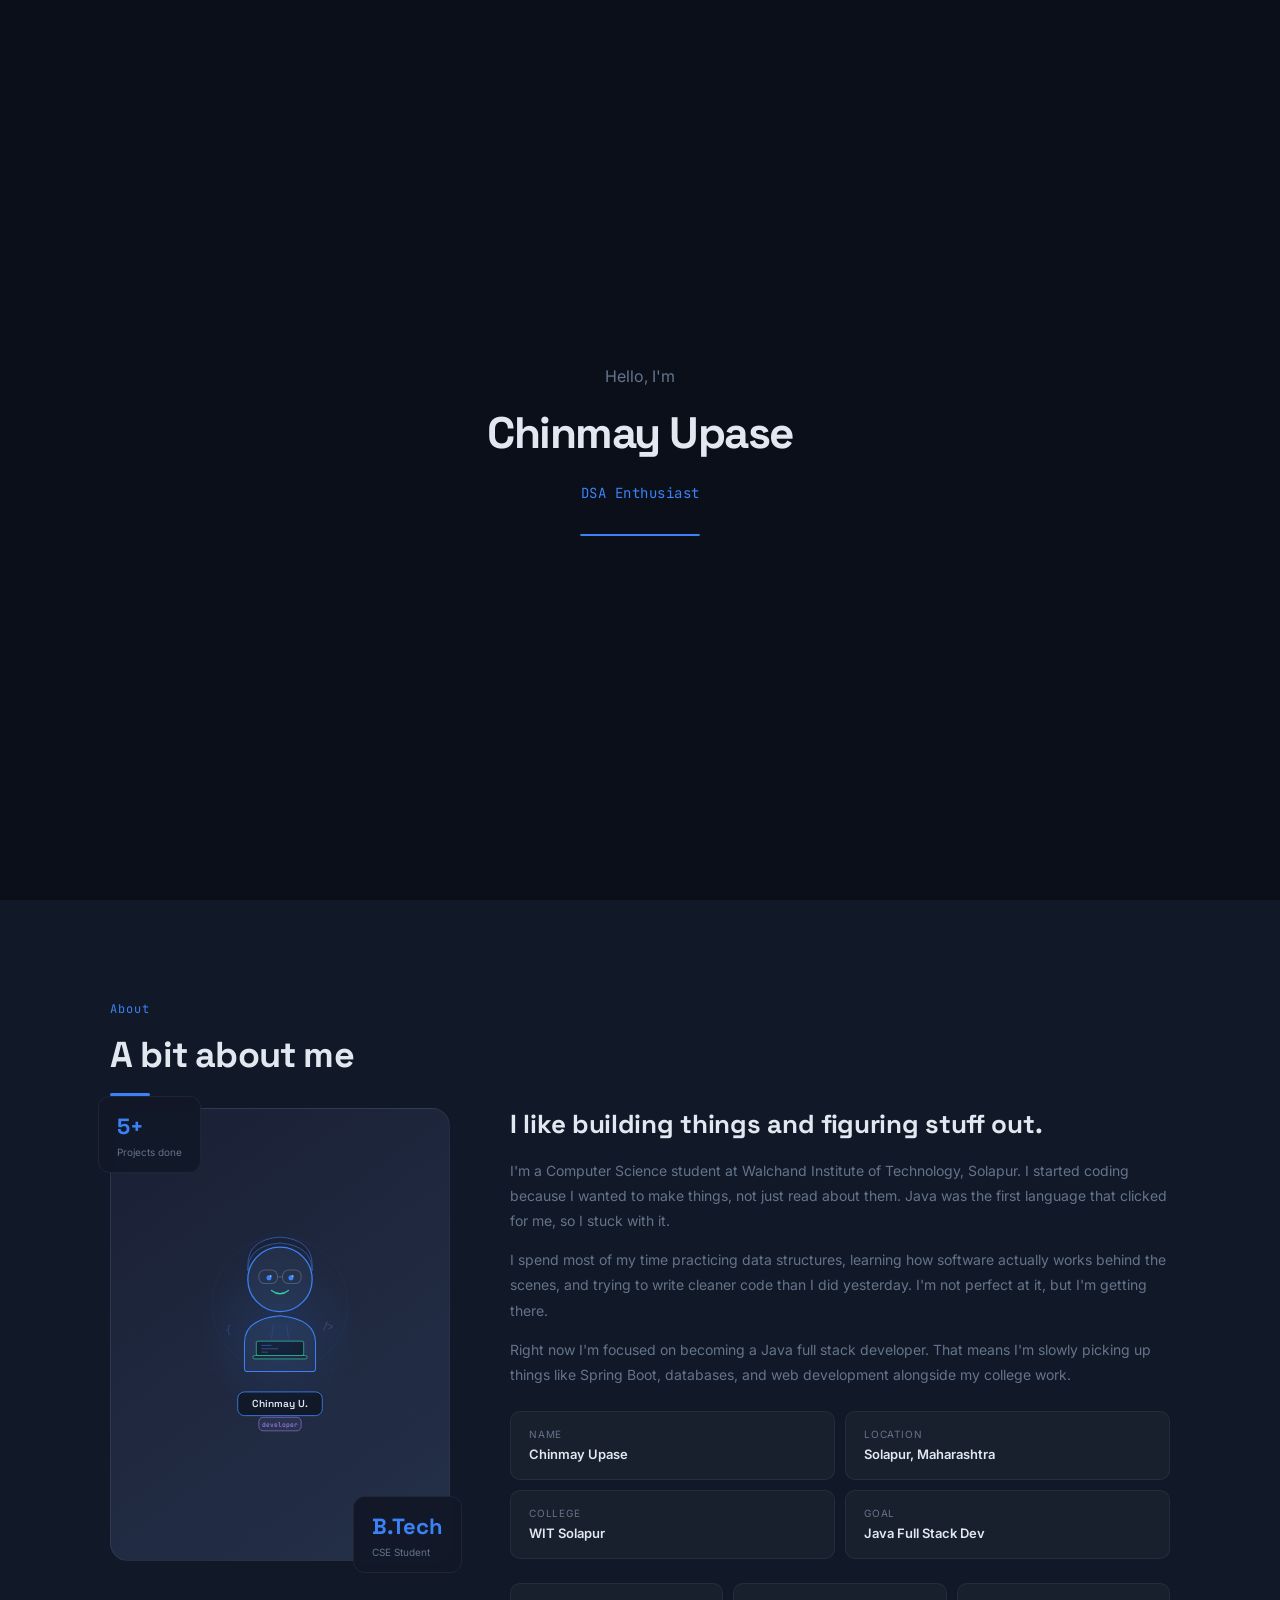
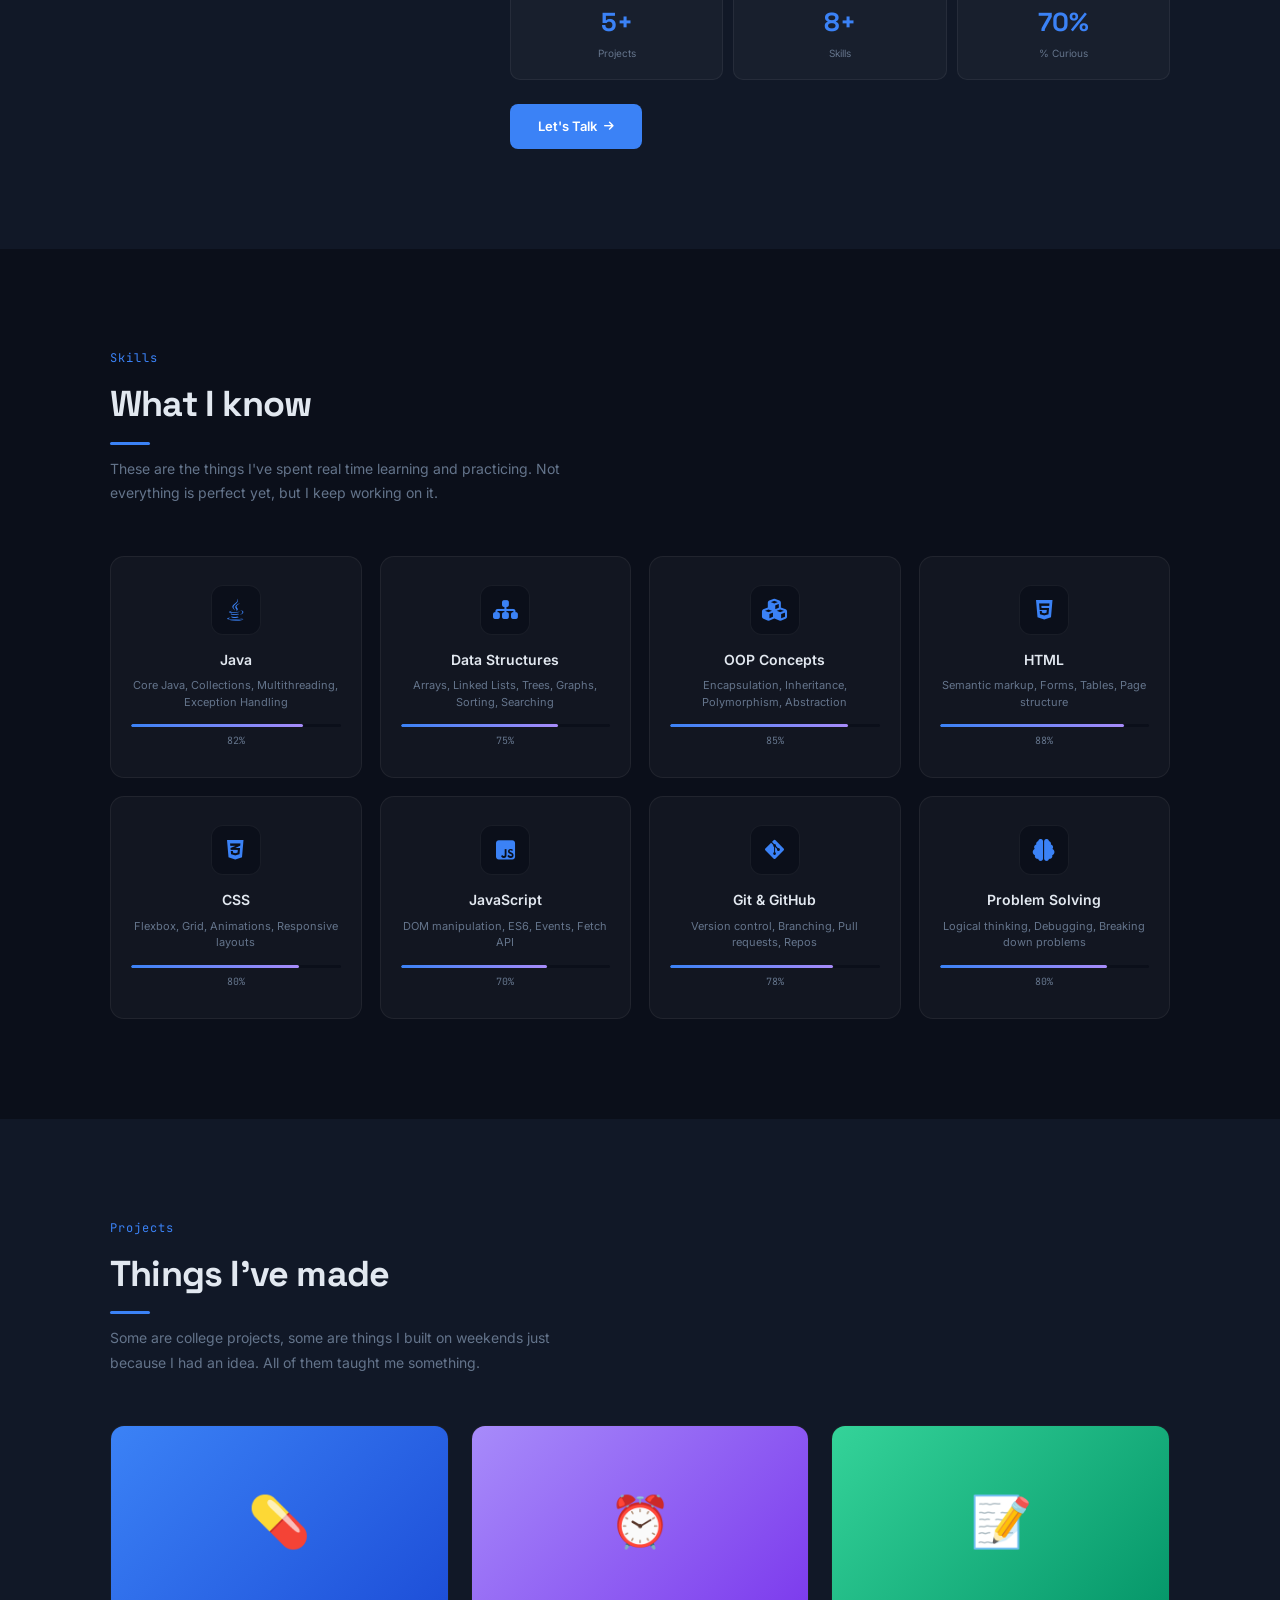
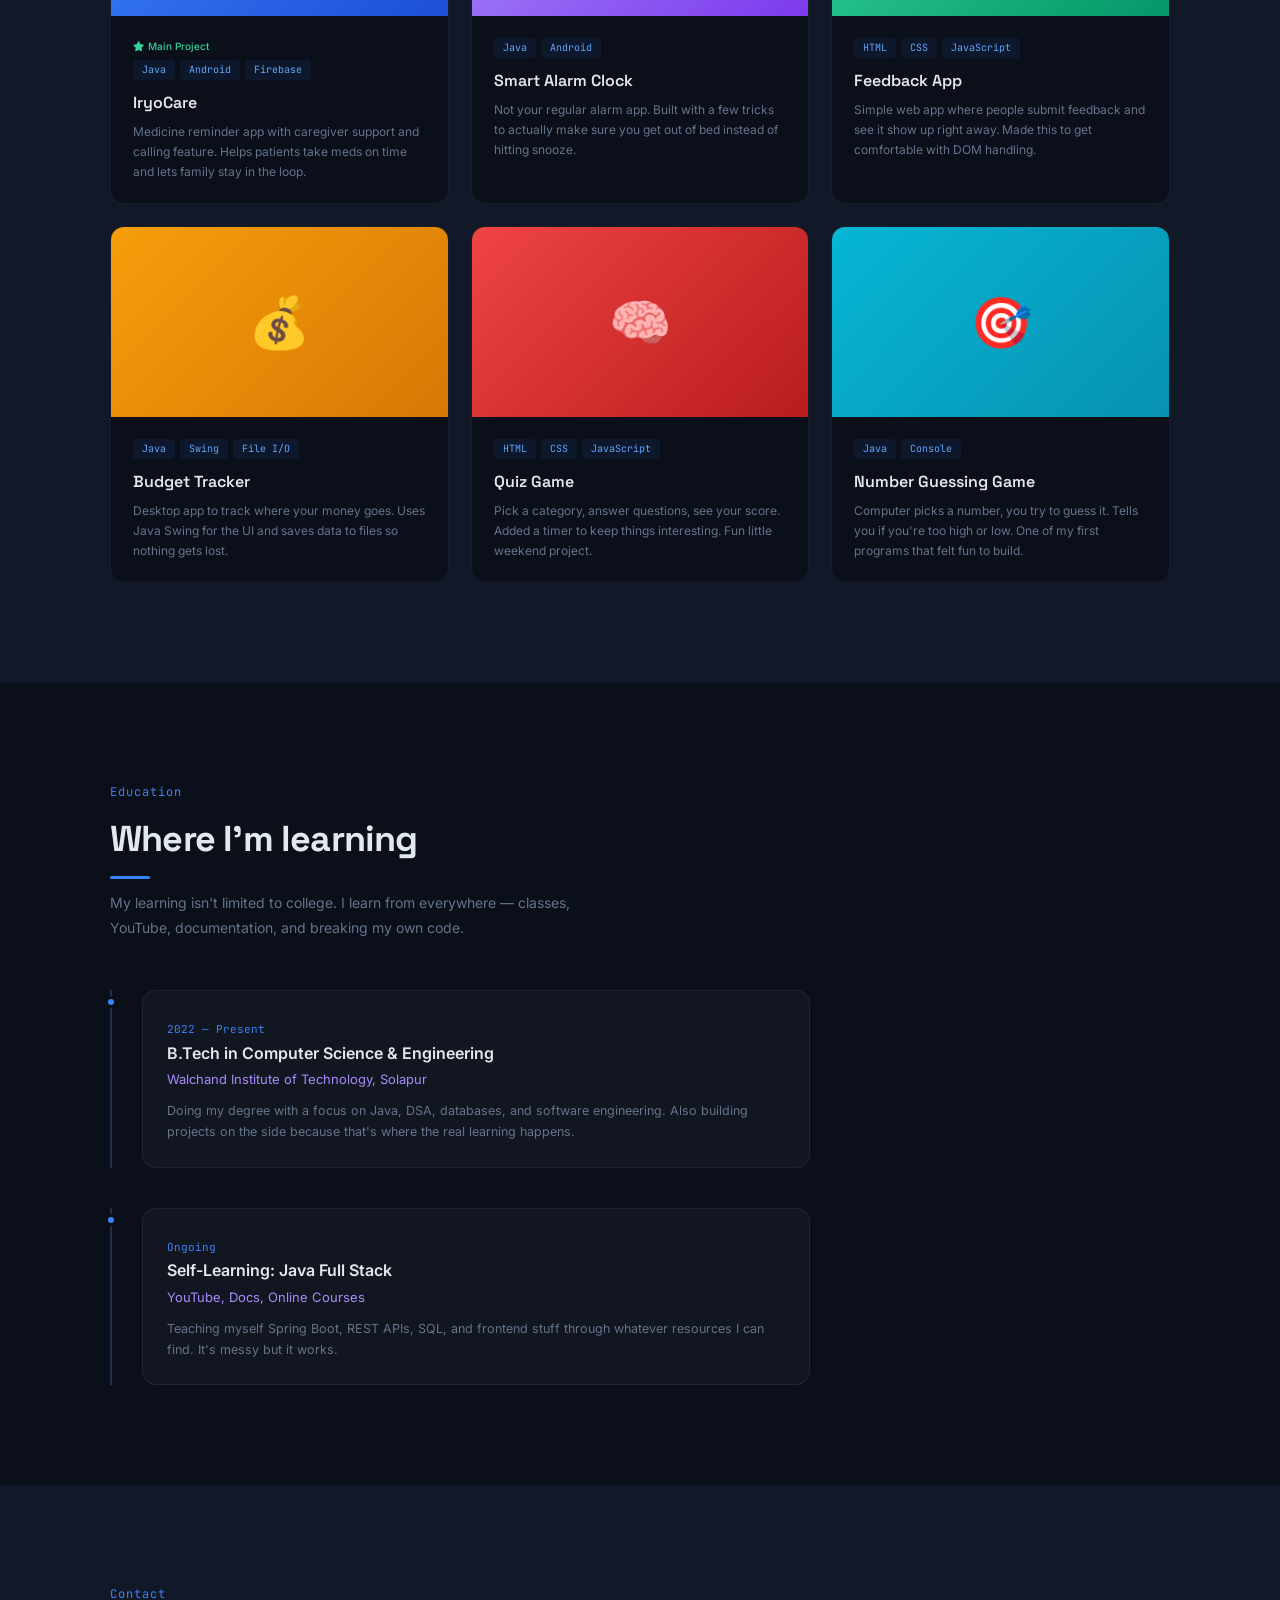
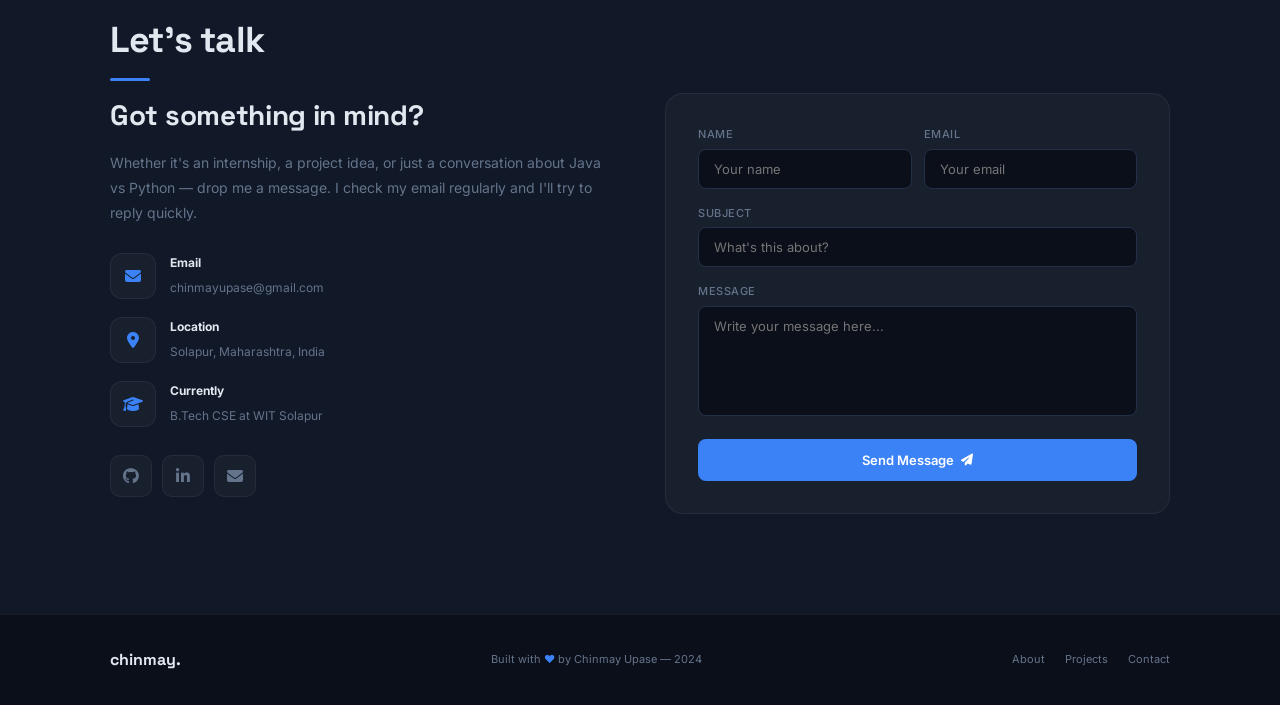
<file: index.html>
<!DOCTYPE html>
<html lang="en">
<head>
    <meta charset="UTF-8">
    <meta name="viewport" content="width=device-width, initial-scale=1.0">
    <title>Chinmay Upase — Developer</title>
    <link href="https://fonts.googleapis.com/css2?family=Inter:wght@300;400;500;600;700;800&family=Space+Grotesk:wght@400;500;600;700&family=JetBrains+Mono:wght@400;500&display=swap" rel="stylesheet">
    <link rel="stylesheet" href="https://cdnjs.cloudflare.com/ajax/libs/font-awesome/6.4.0/css/all.min.css">
    <link rel="stylesheet" href="style.css">
</head>
<body>

    <!-- Loader -->
    <div class="loader" id="loader">
        <div class="loader-content">
            <div class="loader-hello">Hello, I'm</div>
            <div class="loader-my-name">Chinmay Upase</div>
            <div class="loader-roles">
                <span class="loader-role" id="loaderRole">Java Developer</span>
            </div>
            <div class="loader-line"><div class="loader-line-fill"></div></div>
        </div>
    </div>

    <!-- Particles -->
    <canvas id="particles"></canvas>

    <!-- Nav -->
    <nav class="nav" id="nav">
        <a href="#" class="nav-name"><span class="nav-dot"></span> chinmay</a>
        <ul class="nav-menu" id="navMenu">
            <li><a href="#about">About</a></li>
            <li><a href="#skills">Skills</a></li>
            <li><a href="#projects">Projects</a></li>
            <li><a href="#education">Education</a></li>
            <li><a href="#contact" class="hire-btn">Say Hello</a></li>
        </ul>
        <button class="menu-toggle" id="menuToggle"><span></span><span></span><span></span></button>
    </nav>

    <!-- Hero -->
    <section class="hero" id="home">
        <div class="hero-glow hero-glow-1"></div>
        <div class="hero-glow hero-glow-2"></div>
        <div class="hero-inner">
            <div class="hero-tag"><span class="status-dot"></span> Open to opportunities</div>
            <h1 class="hero-name">Chinmay<br><span class="hl">Upase</span></h1>
            <div class="hero-role" id="heroRole">Student Developer</div>
            <p class="hero-desc">I'm a CSE student at WIT Solapur. I write Java, practice DSA, and build small apps when I get an idea. Trying to get better every day and eventually become a Java full stack developer.</p>
            <div class="hero-buttons">
                <a href="#projects" class="btn btn-primary">See My Work <i class="fas fa-arrow-down" style="font-size:11px"></i></a>
                <a href="#contact" class="btn btn-ghost"><i class="fas fa-envelope" style="font-size:12px"></i> Get In Touch</a>
            </div>
            <div class="hero-socials">
                <a href="https://github.com/Chinmay3671" target="_blank" title="GitHub"><i class="fab fa-github"></i></a>
                <a href="https://www.linkedin.com/in/chinmay-upase-861701337" target="_blank" title="LinkedIn"><i class="fab fa-linkedin-in"></i></a>
                <a href="mailto:chinmayupase@gmail.com" title="Email"><i class="fas fa-envelope"></i></a>
            </div>
        </div>
        <div class="hero-3d">
            <div class="hero-3d-box" id="hero3d">
                <div class="orbit"><div class="orbit-dot"></div></div>
                <div class="orbit"><div class="orbit-dot"></div></div>
                <div class="orbit"><div class="orbit-dot"></div></div>
                <div class="hero-core">CU</div>
            </div>
        </div>
        <div class="hero-tech">
            <span>Tech</span>
            <div class="hero-tech-icons">
                <i class="fab fa-java" title="Java"></i>
                <i class="fab fa-html5" title="HTML5"></i>
                <i class="fab fa-css3-alt" title="CSS3"></i>
                <i class="fab fa-js-square" title="JavaScript"></i>
                <i class="fab fa-git-alt" title="Git"></i>
            </div>
        </div>
        <div class="hero-scroll"><span>Scroll</span><div class="scroll-mouse"></div></div>
    </section>

    <!-- About -->
    <section class="alt-bg" id="about">
        <div class="container">
            <span class="section-label fade-in">About</span>
            <h2 class="section-heading fade-in">A bit about me</h2>
            <div class="section-rule fade-in"></div>
            <div class="about-grid">
                <div class="about-photo fade-left">
                    <div class="about-card">
                        <div class="avatar-wrap">
                            <div class="avatar-pattern"></div>
                            <div class="avatar-glow"></div>
                            <svg viewBox="0 0 260 320" xmlns="http://www.w3.org/2000/svg" width="220">
                                <circle cx="130" cy="125" r="80" fill="none" stroke="#3b82f6" stroke-width="1" opacity="0.08"/>
                                <circle cx="130" cy="95" r="38" fill="#243049" stroke="#3b82f6" stroke-width="1.5"/>
                                <path d="M92 85 Q92 55 130 52 Q168 55 168 85 L168 78 Q168 48 130 45 Q92 48 92 78Z" fill="#1a2035" stroke="#3b82f6" stroke-width="1" opacity="0.6"/>
                                <circle cx="117" cy="93" r="3.5" fill="#3b82f6"><animate attributeName="r" values="3.5;3;3.5" dur="4s" repeatCount="indefinite"/></circle>
                                <circle cx="143" cy="93" r="3.5" fill="#3b82f6"><animate attributeName="r" values="3.5;3;3.5" dur="4s" repeatCount="indefinite"/></circle>
                                <circle cx="119" cy="91" r="1.2" fill="#fff" opacity="0.5"/>
                                <circle cx="145" cy="91" r="1.2" fill="#fff" opacity="0.5"/>
                                <rect x="105" y="84" width="22" height="16" rx="7" fill="none" stroke="#94a3b8" stroke-width="1.2" opacity="0.35"/>
                                <rect x="133" y="84" width="22" height="16" rx="7" fill="none" stroke="#94a3b8" stroke-width="1.2" opacity="0.35"/>
                                <line x1="127" y1="92" x2="133" y2="92" stroke="#94a3b8" stroke-width="1.2" opacity="0.35"/>
                                <path d="M120 108 Q130 116 140 108" fill="none" stroke="#34d399" stroke-width="1.5" stroke-linecap="round"/>
                                <path d="M88 170 Q88 142 130 138 Q172 142 172 170 L172 200 Q172 204 168 204 L92 204 Q88 204 88 200Z" fill="#243049" stroke="#3b82f6" stroke-width="1.2"/>
                                <line x1="122" y1="148" x2="120" y2="165" stroke="#3b82f6" stroke-width="0.8" opacity="0.25"/>
                                <line x1="138" y1="148" x2="140" y2="165" stroke="#3b82f6" stroke-width="0.8" opacity="0.25"/>
                                <rect x="98" y="185" width="64" height="4" rx="2" fill="#1a2035" stroke="#34d399" stroke-width="0.8"/>
                                <rect x="102" y="168" width="56" height="17" rx="2" fill="#111827" stroke="#34d399" stroke-width="0.8"/>
                                <line x1="108" y1="173" x2="120" y2="173" stroke="#3b82f6" stroke-width="1.2" opacity="0.5"/>
                                <line x1="108" y1="177" x2="128" y2="177" stroke="#a78bfa" stroke-width="1.2" opacity="0.35"/>
                                <line x1="108" y1="181" x2="116" y2="181" stroke="#34d399" stroke-width="1.2" opacity="0.35"/>
                                <text x="65" y="160" font-family="JetBrains Mono,monospace" font-size="13" fill="#3b82f6" opacity="0.15">{<animate attributeName="opacity" values="0.15;0.3;0.15" dur="5s" repeatCount="indefinite"/></text>
                                <text x="180" y="155" font-family="JetBrains Mono,monospace" font-size="12" fill="#a78bfa" opacity="0.12">/&gt;<animate attributeName="opacity" values="0.12;0.25;0.12" dur="4s" repeatCount="indefinite"/></text>
                                <rect x="80" y="228" width="100" height="28" rx="8" fill="#111827" stroke="#3b82f6" stroke-width="1"/>
                                <text x="130" y="246" text-anchor="middle" font-family="Space Grotesk,sans-serif" font-size="12" font-weight="600" fill="#e2e8f0">Chinmay U.</text>
                                <rect x="105" y="258" width="50" height="16" rx="5" fill="rgba(167,139,250,0.08)" stroke="#a78bfa" stroke-width="0.6"/>
                                <text x="130" y="269" text-anchor="middle" font-family="JetBrains Mono,monospace" font-size="7.5" fill="#a78bfa">developer</text>
                            </svg>
                        </div>
                    </div>
                    <div class="about-tag about-tag-top"><div class="val">5+</div><div class="lbl">Projects done</div></div>
                    <div class="about-tag about-tag-bottom"><div class="val">B.Tech</div><div class="lbl">CSE Student</div></div>
                </div>
                <div class="about-body fade-right">
                    <h3>I like building things and figuring stuff out.</h3>
                    <p>I'm a Computer Science student at Walchand Institute of Technology, Solapur. I started coding because I wanted to make things, not just read about them. Java was the first language that clicked for me, so I stuck with it.</p>
                    <p>I spend most of my time practicing data structures, learning how software actually works behind the scenes, and trying to write cleaner code than I did yesterday. I'm not perfect at it, but I'm getting there.</p>
                    <p>Right now I'm focused on becoming a Java full stack developer. That means I'm slowly picking up things like Spring Boot, databases, and web development alongside my college work.</p>
                    <div class="detail-grid">
                        <div class="detail-box"><div class="dl">Name</div><div class="dv">Chinmay Upase</div></div>
                        <div class="detail-box"><div class="dl">Location</div><div class="dv">Solapur, Maharashtra</div></div>
                        <div class="detail-box"><div class="dl">College</div><div class="dv">WIT Solapur</div></div>
                        <div class="detail-box"><div class="dl">Goal</div><div class="dv">Java Full Stack Dev</div></div>
                    </div>
                    <div class="num-row">
                        <div class="num-box"><div class="n" data-count="5">0</div><div class="l">Projects</div></div>
                        <div class="num-box"><div class="n" data-count="8">0</div><div class="l">Skills</div></div>
                        <div class="num-box"><div class="n special" data-count="100">0</div><div class="l">% Curious</div></div>
                    </div>
                    <a href="#contact" class="btn btn-primary">Let's Talk <i class="fas fa-arrow-right" style="font-size:11px"></i></a>
                </div>
            </div>
        </div>
    </section>

    <!-- Skills -->
    <section id="skills">
        <div class="container">
            <span class="section-label fade-in">Skills</span>
            <h2 class="section-heading fade-in">What I know</h2>
            <div class="section-rule fade-in"></div>
            <p class="section-desc fade-in">These are the things I've spent real time learning and practicing. Not everything is perfect yet, but I keep working on it.</p>
            <div class="skills-grid">
                <div class="s-card fade-in"><div class="s-icon"><i class="fab fa-java"></i></div><h4>Java</h4><p>Core Java, Collections, Multithreading, Exception Handling</p><div class="s-bar"><div class="s-bar-fill" data-width="82"></div></div><div class="s-pct">82%</div></div>
                <div class="s-card fade-in"><div class="s-icon"><i class="fas fa-sitemap"></i></div><h4>Data Structures</h4><p>Arrays, Linked Lists, Trees, Graphs, Sorting, Searching</p><div class="s-bar"><div class="s-bar-fill" data-width="75"></div></div><div class="s-pct">75%</div></div>
                <div class="s-card fade-in"><div class="s-icon"><i class="fas fa-cubes"></i></div><h4>OOP Concepts</h4><p>Encapsulation, Inheritance, Polymorphism, Abstraction</p><div class="s-bar"><div class="s-bar-fill" data-width="85"></div></div><div class="s-pct">85%</div></div>
                <div class="s-card fade-in"><div class="s-icon"><i class="fab fa-html5"></i></div><h4>HTML</h4><p>Semantic markup, Forms, Tables, Page structure</p><div class="s-bar"><div class="s-bar-fill" data-width="88"></div></div><div class="s-pct">88%</div></div>
                <div class="s-card fade-in"><div class="s-icon"><i class="fab fa-css3-alt"></i></div><h4>CSS</h4><p>Flexbox, Grid, Animations, Responsive layouts</p><div class="s-bar"><div class="s-bar-fill" data-width="80"></div></div><div class="s-pct">80%</div></div>
                <div class="s-card fade-in"><div class="s-icon"><i class="fab fa-js-square"></i></div><h4>JavaScript</h4><p>DOM manipulation, ES6, Events, Fetch API</p><div class="s-bar"><div class="s-bar-fill" data-width="70"></div></div><div class="s-pct">70%</div></div>
                <div class="s-card fade-in"><div class="s-icon"><i class="fab fa-git-alt"></i></div><h4>Git & GitHub</h4><p>Version control, Branching, Pull requests, Repos</p><div class="s-bar"><div class="s-bar-fill" data-width="78"></div></div><div class="s-pct">78%</div></div>
                <div class="s-card fade-in"><div class="s-icon"><i class="fas fa-brain"></i></div><h4>Problem Solving</h4><p>Logical thinking, Debugging, Breaking down problems</p><div class="s-bar"><div class="s-bar-fill" data-width="80"></div></div><div class="s-pct">80%</div></div>
            </div>
        </div>
    </section>

    <!-- Projects -->
    <section class="alt-bg" id="projects">
        <div class="container">
            <span class="section-label fade-in">Projects</span>
            <h2 class="section-heading fade-in">Things I've made</h2>
            <div class="section-rule fade-in"></div>
            <p class="section-desc fade-in">Some are college projects, some are things I built on weekends just because I had an idea. All of them taught me something.</p>
            <div class="projects-grid">
                <div class="p-card fade-in"><div class="p-thumb"><div class="p-thumb-bg" style="background:linear-gradient(135deg,#3b82f6,#1d4ed8)">💊</div><div class="p-overlay"><a href="https://github.com/Chinmay3671" target="_blank" class="p-link"><i class="fab fa-github"></i></a></div></div><div class="p-body"><div class="p-featured"><i class="fas fa-star"></i> Main Project</div><div class="p-tags"><span class="p-tag">Java</span><span class="p-tag">Android</span><span class="p-tag">Firebase</span></div><h3>IryoCare</h3><p>Medicine reminder app with caregiver support and calling feature. Helps patients take meds on time and lets family stay in the loop.</p></div></div>
                <div class="p-card fade-in"><div class="p-thumb"><div class="p-thumb-bg" style="background:linear-gradient(135deg,#a78bfa,#7c3aed)">⏰</div><div class="p-overlay"><a href="https://github.com/Chinmay3671" target="_blank" class="p-link"><i class="fab fa-github"></i></a></div></div><div class="p-body"><div class="p-tags"><span class="p-tag">Java</span><span class="p-tag">Android</span></div><h3>Smart Alarm Clock</h3><p>Not your regular alarm app. Built with a few tricks to actually make sure you get out of bed instead of hitting snooze.</p></div></div>
                <div class="p-card fade-in"><div class="p-thumb"><div class="p-thumb-bg" style="background:linear-gradient(135deg,#34d399,#059669)">📝</div><div class="p-overlay"><a href="https://github.com/Chinmay3671" target="_blank" class="p-link"><i class="fab fa-github"></i></a></div></div><div class="p-body"><div class="p-tags"><span class="p-tag">HTML</span><span class="p-tag">CSS</span><span class="p-tag">JavaScript</span></div><h3>Feedback App</h3><p>Simple web app where people submit feedback and see it show up right away. Made this to get comfortable with DOM handling.</p></div></div>
                <div class="p-card fade-in"><div class="p-thumb"><div class="p-thumb-bg" style="background:linear-gradient(135deg,#f59e0b,#d97706)">💰</div><div class="p-overlay"><a href="https://github.com/Chinmay3671" target="_blank" class="p-link"><i class="fab fa-github"></i></a></div></div><div class="p-body"><div class="p-tags"><span class="p-tag">Java</span><span class="p-tag">Swing</span><span class="p-tag">File I/O</span></div><h3>Budget Tracker</h3><p>Desktop app to track where your money goes. Uses Java Swing for the UI and saves data to files so nothing gets lost.</p></div></div>
                <div class="p-card fade-in"><div class="p-thumb"><div class="p-thumb-bg" style="background:linear-gradient(135deg,#ef4444,#b91c1c)">🧠</div><div class="p-overlay"><a href="https://github.com/Chinmay3671" target="_blank" class="p-link"><i class="fab fa-github"></i></a></div></div><div class="p-body"><div class="p-tags"><span class="p-tag">HTML</span><span class="p-tag">CSS</span><span class="p-tag">JavaScript</span></div><h3>Quiz Game</h3><p>Pick a category, answer questions, see your score. Added a timer to keep things interesting. Fun little weekend project.</p></div></div>
                <div class="p-card fade-in"><div class="p-thumb"><div class="p-thumb-bg" style="background:linear-gradient(135deg,#06b6d4,#0891b2)">🎯</div><div class="p-overlay"><a href="https://github.com/Chinmay3671" target="_blank" class="p-link"><i class="fab fa-github"></i></a></div></div><div class="p-body"><div class="p-tags"><span class="p-tag">Java</span><span class="p-tag">Console</span></div><h3>Number Guessing Game</h3><p>Computer picks a number, you try to guess it. Tells you if you're too high or low. One of my first programs that felt fun to build.</p></div></div>
            </div>
        </div>
    </section>

    <!-- Education -->
    <section id="education">
        <div class="container">
            <span class="section-label fade-in">Education</span>
            <h2 class="section-heading fade-in">Where I'm learning</h2>
            <div class="section-rule fade-in"></div>
            <p class="section-desc fade-in">My learning isn't limited to college. I learn from everywhere — classes, YouTube, documentation, and breaking my own code.</p>
            <div class="edu-list">
                <div class="edu-item fade-in"><div class="edu-box"><span class="edu-year">2022 — Present</span><h4>B.Tech in Computer Science & Engineering</h4><h5>Walchand Institute of Technology, Solapur</h5><p>Doing my degree with a focus on Java, DSA, databases, and software engineering. Also building projects on the side because that's where the real learning happens.</p></div></div>
                <div class="edu-item fade-in"><div class="edu-box"><span class="edu-year">Ongoing</span><h4>Self-Learning: Java Full Stack</h4><h5>YouTube, Docs, Online Courses</h5><p>Teaching myself Spring Boot, REST APIs, SQL, and frontend stuff through whatever resources I can find. It's messy but it works.</p></div></div>
            </div>
        </div>
    </section>

    <!-- Contact -->
    <section class="alt-bg" id="contact">
        <div class="container">
            <span class="section-label fade-in">Contact</span>
            <h2 class="section-heading fade-in">Let's talk</h2>
            <div class="section-rule fade-in"></div>
            <div class="contact-grid">
                <div class="contact-text fade-left">
                    <h3>Got something in mind?</h3>
                    <p>Whether it's an internship, a project idea, or just a conversation about Java vs Python — drop me a message. I check my email regularly and I'll try to reply quickly.</p>
                    <div class="c-list">
                        <div class="c-item"><div class="c-icon"><i class="fas fa-envelope"></i></div><div><h4>Email</h4><a href="mailto:chinmayupase@gmail.com">chinmayupase@gmail.com</a></div></div>
                        <div class="c-item"><div class="c-icon"><i class="fas fa-map-marker-alt"></i></div><div><h4>Location</h4><span>Solapur, Maharashtra, India</span></div></div>
                        <div class="c-item"><div class="c-icon"><i class="fas fa-graduation-cap"></i></div><div><h4>Currently</h4><span>B.Tech CSE at WIT Solapur</span></div></div>
                    </div>
                    <div class="c-socials">
                        <a href="https://github.com/Chinmay3671" target="_blank" class="c-social" title="GitHub"><i class="fab fa-github"></i></a>
                        <a href="https://www.linkedin.com/in/chinmay-upase-861701337" target="_blank" class="c-social" title="LinkedIn"><i class="fab fa-linkedin-in"></i></a>
                        <a href="mailto:chinmayupase@gmail.com" class="c-social" title="Email"><i class="fas fa-envelope"></i></a>
                    </div>
                </div>
                <div class="c-form fade-right">
                    <form id="contactForm">
                        <div class="f-row">
                            <div class="f-group"><label>Name</label><input type="text" placeholder="Your name" required></div>
                            <div class="f-group"><label>Email</label><input type="email" placeholder="Your email" required></div>
                        </div>
                        <div class="f-group"><label>Subject</label><input type="text" placeholder="What's this about?"></div>
                        <div class="f-group"><label>Message</label><textarea placeholder="Write your message here..."></textarea></div>
                        <button type="submit" class="f-btn" id="submitBtn">Send Message <i class="fas fa-paper-plane" style="font-size:12px"></i></button>
                    </form>
                </div>
            </div>
        </div>
    </section>

    <!-- Footer -->
    <footer>
        <div class="footer-row">
            <div class="footer-name">chinmay.</div>
            <div class="footer-copy">Built with <span class="heart">♥</span> by Chinmay Upase — 2024</div>
            <div class="footer-links"><a href="#about">About</a><a href="#projects">Projects</a><a href="#contact">Contact</a></div>
        </div>
    </footer>

    <script src="script.js"></script>
</body>
</html>
</file>
<file: style.css>
*, *::before, *::after { margin: 0; padding: 0; box-sizing: border-box; }

:root {
    --primary: #3b82f6;
    --primary-light: #60a5fa;
    --primary-dark: #2563eb;
    --secondary: #a78bfa;
    --accent: #34d399;
    --dark: #0b0f1a;
    --dark-2: #111827;
    --dark-3: #1a2035;
    --dark-4: #243049;
    --text: #94a3b8;
    --text-light: #64748b;
    --text-bright: #e2e8f0;
    --border: rgba(255,255,255,0.06);
    --card: rgba(255,255,255,0.03);
    --glow-primary: rgba(59,130,246,0.12);
}

html { scroll-behavior: smooth; scrollbar-width: thin; scrollbar-color: var(--dark-4) var(--dark); }
html::-webkit-scrollbar { width: 5px; }
html::-webkit-scrollbar-track { background: var(--dark); }
html::-webkit-scrollbar-thumb { background: var(--dark-4); border-radius: 10px; }

body {
    font-family: 'Inter', sans-serif;
    background: var(--dark);
    color: var(--text);
    overflow-x: hidden;
    line-height: 1.6;
}

::selection { background: var(--primary); color: white; }
a { text-decoration: none; color: inherit; }

/* ===== LOADER ===== */
.loader {
    position: fixed;
    inset: 0;
    background: var(--dark);
    z-index: 9999;
    display: flex;
    align-items: center;
    justify-content: center;
    transition: opacity 0.6s ease, visibility 0.6s ease;
}
.loader.hidden {
    opacity: 0;
    visibility: hidden;
    pointer-events: none;
}
.loader-content {
    text-align: center;
}
.loader-hello {
    font-family: 'Inter', sans-serif;
    font-size: 16px;
    color: var(--text-light);
    font-weight: 400;
    margin-bottom: 8px;
    opacity: 0;
    transform: translateY(15px);
    animation: loaderFadeIn 0.5s ease 0.2s forwards;
}
.loader-my-name {
    font-family: 'Space Grotesk', sans-serif;
    font-size: 44px;
    font-weight: 700;
    color: var(--text-bright);
    letter-spacing: -1.5px;
    margin-bottom: 12px;
    opacity: 0;
    transform: translateY(15px);
    animation: loaderFadeIn 0.5s ease 0.5s forwards;
}
.loader-roles {
    min-height: 24px;
    margin-bottom: 28px;
    opacity: 0;
    transform: translateY(10px);
    animation: loaderFadeIn 0.5s ease 0.8s forwards;
}
.loader-role {
    font-family: 'JetBrains Mono', monospace;
    font-size: 14px;
    color: var(--primary);
    letter-spacing: 0.5px;
    display: inline-block;
    transition: opacity 0.2s ease, transform 0.2s ease;
}
.loader-line {
    width: 120px;
    height: 2px;
    background: var(--dark-4);
    border-radius: 2px;
    margin: 0 auto;
    overflow: hidden;
    opacity: 0;
    animation: loaderFadeIn 0.4s ease 1s forwards;
}
.loader-line-fill {
    width: 0%;
    height: 100%;
    background: var(--primary);
    border-radius: 2px;
    animation: loaderBar 2s ease 1.1s forwards;
}
@keyframes loaderFadeIn {
    to { opacity: 1; transform: translateY(0); }
}
@keyframes loaderBar {
    to { width: 100%; }
}

/* ===== PARTICLES ===== */
#particles {
    position: fixed;
    inset: 0;
    z-index: 0;
    pointer-events: none;
}

/* ===== NAV ===== */
.nav {
    position: fixed;
    top: 0; left: 0; width: 100%;
    padding: 16px 40px;
    display: flex;
    justify-content: space-between;
    align-items: center;
    z-index: 100;
    transition: all 0.35s ease;
}
.nav.scrolled {
    background: rgba(11, 15, 26, 0.92);
    backdrop-filter: blur(20px);
    border-bottom: 1px solid var(--border);
    padding: 12px 40px;
}
.nav-name {
    font-family: 'Space Grotesk', sans-serif;
    font-size: 20px;
    font-weight: 700;
    color: var(--text-bright);
    letter-spacing: -0.3px;
    display: flex;
    align-items: center;
    gap: 6px;
}
.nav-dot {
    width: 8px; height: 8px;
    background: var(--primary);
    border-radius: 50%;
    animation: dotPulse 2s ease-in-out infinite;
}
@keyframes dotPulse {
    0%,100% { transform: scale(1); opacity: 1; }
    50% { transform: scale(1.3); opacity: 0.6; }
}
.nav-menu {
    display: flex;
    list-style: none;
    gap: 28px;
    align-items: center;
}
.nav-menu a {
    font-size: 13px;
    font-weight: 500;
    color: var(--text-light);
    transition: color 0.25s ease;
    letter-spacing: 0.3px;
    position: relative;
}
.nav-menu a::after {
    content: '';
    position: absolute;
    bottom: -3px; left: 0;
    width: 0; height: 2px;
    background: var(--primary);
    transition: width 0.3s ease;
    border-radius: 2px;
}
.nav-menu a:hover::after { width: 100%; }
.nav-menu a:hover { color: var(--text-bright); }
.nav-menu .hire-btn {
    padding: 8px 22px;
    background: var(--primary);
    color: white;
    border-radius: 8px;
    font-weight: 600;
    font-size: 12px;
    transition: all 0.3s ease;
}
.nav-menu .hire-btn::after { display: none; }
.nav-menu .hire-btn:hover {
    transform: translateY(-2px);
    box-shadow: 0 8px 24px rgba(59,130,246,0.3);
}
.menu-toggle {
    display: none;
    background: none;
    border: none;
    cursor: pointer;
    padding: 4px;
    z-index: 101;
}
.menu-toggle span {
    display: block;
    width: 24px; height: 2px;
    background: var(--text-bright);
    margin: 5px 0;
    transition: all 0.3s ease;
    border-radius: 2px;
}
.menu-toggle.open span:nth-child(1) { transform: rotate(45deg) translate(4px,5px); }
.menu-toggle.open span:nth-child(2) { opacity: 0; }
.menu-toggle.open span:nth-child(3) { transform: rotate(-45deg) translate(4px,-5px); }

/* ===== HERO ===== */
.hero {
    min-height: 100vh;
    display: flex;
    align-items: center;
    padding: 120px 40px 80px;
    position: relative;
    overflow: hidden;
}
.hero-glow {
    position: absolute;
    border-radius: 50%;
    filter: blur(90px);
    pointer-events: none;
}
.hero-glow-1 {
    width: 400px; height: 400px;
    background: var(--primary);
    opacity: 0.06;
    top: -100px; right: -50px;
    animation: glowFloat1 10s ease-in-out infinite;
}
.hero-glow-2 {
    width: 300px; height: 300px;
    background: var(--secondary);
    opacity: 0.05;
    bottom: -80px; left: -60px;
    animation: glowFloat2 12s ease-in-out infinite;
}
@keyframes glowFloat1 {
    0%,100% { transform: translate(0,0); }
    50% { transform: translate(-30px,30px); }
}
@keyframes glowFloat2 {
    0%,100% { transform: translate(0,0); }
    50% { transform: translate(40px,-20px); }
}
.hero-inner {
    max-width: 640px;
    position: relative;
    z-index: 2;
}
.hero-tag {
    display: inline-flex;
    align-items: center;
    gap: 8px;
    font-size: 13px;
    color: var(--text-light);
    margin-bottom: 22px;
    padding: 6px 16px;
    background: var(--card);
    border: 1px solid var(--border);
    border-radius: 6px;
    animation: fadeUp 0.7s ease 0.3s both;
}
.hero-tag .status-dot {
    width: 7px; height: 7px;
    background: var(--accent);
    border-radius: 50%;
    animation: blink 1.5s infinite;
}
@keyframes blink {
    0%,100% { opacity: 1; }
    50% { opacity: 0.3; }
}
.hero-name {
    font-family: 'Space Grotesk', sans-serif;
    font-size: 60px;
    font-weight: 700;
    color: var(--text-bright);
    line-height: 1.08;
    letter-spacing: -2px;
    margin-bottom: 12px;
    animation: fadeUp 0.7s ease 0.5s both;
}
.hero-name .hl {
    color: var(--primary);
    position: relative;
}
.hero-name .hl::after {
    content: '';
    position: absolute;
    bottom: 3px; left: 0;
    width: 100%; height: 5px;
    background: var(--primary);
    opacity: 0.15;
    border-radius: 3px;
}
.hero-role {
    font-size: 20px;
    color: var(--secondary);
    font-weight: 500;
    margin-bottom: 20px;
    min-height: 30px;
    animation: fadeUp 0.7s ease 0.7s both;
}
.hero-desc {
    font-size: 15px;
    color: var(--text-light);
    line-height: 1.8;
    margin-bottom: 32px;
    max-width: 480px;
    animation: fadeUp 0.7s ease 0.9s both;
}
.hero-buttons {
    display: flex;
    gap: 12px;
    flex-wrap: wrap;
    animation: fadeUp 0.7s ease 1.1s both;
}
.btn {
    padding: 12px 28px;
    font-size: 13px;
    font-weight: 600;
    border-radius: 8px;
    transition: all 0.3s ease;
    display: inline-flex;
    align-items: center;
    gap: 7px;
    border: none;
    cursor: pointer;
    font-family: 'Inter', sans-serif;
    position: relative;
    overflow: hidden;
}
.btn-primary {
    background: var(--primary);
    color: white;
}
.btn-primary::before {
    content: '';
    position: absolute;
    inset: 0;
    background: linear-gradient(90deg, transparent, rgba(255,255,255,0.12), transparent);
    transform: translateX(-100%);
    transition: transform 0.5s ease;
}
.btn-primary:hover::before { transform: translateX(100%); }
.btn-primary:hover {
    transform: translateY(-2px);
    box-shadow: 0 10px 30px rgba(59,130,246,0.3);
}
.btn-ghost {
    background: transparent;
    color: var(--text);
    border: 1px solid var(--dark-4);
}
.btn-ghost:hover {
    border-color: var(--primary);
    color: var(--primary);
    transform: translateY(-2px);
}
.hero-socials {
    display: flex;
    gap: 12px;
    margin-top: 36px;
    animation: fadeUp 0.7s ease 1.3s both;
}
.hero-socials a {
    width: 40px; height: 40px;
    border-radius: 10px;
    border: 1px solid var(--border);
    display: flex;
    align-items: center;
    justify-content: center;
    color: var(--text-light);
    font-size: 16px;
    transition: all 0.3s ease;
}
.hero-socials a:hover {
    color: var(--primary);
    border-color: var(--primary);
    transform: translateY(-3px);
    box-shadow: 0 6px 20px rgba(59,130,246,0.15);
}
.hero-tech {
    position: absolute;
    bottom: 50px; left: 40px;
    display: flex;
    gap: 20px;
    align-items: center;
    animation: fadeUp 0.7s ease 1.5s both;
    z-index: 2;
}
.hero-tech span {
    font-size: 11px;
    color: var(--text-light);
    letter-spacing: 1.5px;
    text-transform: uppercase;
}
.hero-tech-icons { display: flex; gap: 14px; }
.hero-tech-icons i {
    font-size: 18px;
    color: var(--dark-4);
    transition: all 0.3s ease;
}
.hero-tech-icons i:hover {
    color: var(--primary);
    transform: translateY(-3px);
}

/* Hero 3D */
.hero-3d {
    position: absolute;
    right: 80px;
    top: 50%;
    transform: translateY(-50%);
    z-index: 1;
}
.hero-3d-box {
    width: 380px; height: 380px;
    position: relative;
    transform-style: preserve-3d;
    transition: transform 0.3s ease;
}
.orbit {
    position: absolute;
    border: 1.5px solid;
    border-radius: 50%;
    top: 50%; left: 50%;
    transform-style: preserve-3d;
}
.orbit:nth-child(1) {
    width: 220px; height: 220px;
    margin: -110px 0 0 -110px;
    border-color: rgba(59,130,246,0.12);
    animation: orbitSpin 10s linear infinite;
}
.orbit:nth-child(2) {
    width: 290px; height: 290px;
    margin: -145px 0 0 -145px;
    border-color: rgba(167,139,250,0.08);
    animation: orbitSpin 14s linear infinite reverse;
}
.orbit:nth-child(3) {
    width: 360px; height: 360px;
    margin: -180px 0 0 -180px;
    border-color: rgba(52,211,153,0.06);
    animation: orbitSpin 18s linear infinite;
}
@keyframes orbitSpin { to { transform: rotateX(65deg) rotateZ(360deg); } }
.orbit-dot {
    position: absolute;
    width: 7px; height: 7px;
    border-radius: 50%;
}
.orbit:nth-child(1) .orbit-dot { background: var(--primary); top: -3px; left: 50%; box-shadow: 0 0 12px var(--primary); }
.orbit:nth-child(2) .orbit-dot { background: var(--secondary); top: 50%; right: -3px; box-shadow: 0 0 12px var(--secondary); }
.orbit:nth-child(3) .orbit-dot { background: var(--accent); bottom: -3px; left: 50%; box-shadow: 0 0 12px var(--accent); }
.hero-core {
    position: absolute;
    top: 50%; left: 50%;
    width: 70px; height: 70px;
    margin: -35px 0 0 -35px;
    display: flex;
    align-items: center;
    justify-content: center;
    font-family: 'Space Grotesk', sans-serif;
    font-size: 22px;
    font-weight: 700;
    color: var(--primary);
    background: radial-gradient(circle, var(--glow-primary), transparent 70%);
    border-radius: 50%;
    animation: corePulse 3s ease-in-out infinite;
}
@keyframes corePulse {
    0%,100% { transform: scale(1); }
    50% { transform: scale(1.12); }
}
.hero-scroll {
    position: absolute;
    bottom: 50px; right: 40px;
    display: flex;
    align-items: center;
    gap: 10px;
    animation: fadeUp 0.7s ease 1.7s both;
    z-index: 2;
}
.hero-scroll span {
    font-size: 10px;
    letter-spacing: 2px;
    text-transform: uppercase;
    color: var(--text-light);
    writing-mode: vertical-rl;
}
.scroll-mouse {
    width: 18px; height: 30px;
    border: 1.5px solid var(--dark-4);
    border-radius: 10px;
    position: relative;
}
.scroll-mouse::after {
    content: '';
    position: absolute;
    top: 5px; left: 50%;
    transform: translateX(-50%);
    width: 2px; height: 6px;
    background: var(--primary);
    border-radius: 2px;
    animation: scrollAnim 1.8s ease-in-out infinite;
}
@keyframes scrollAnim {
    0%,100% { top: 5px; opacity: 1; }
    50% { top: 16px; opacity: 0.2; }
}
@keyframes fadeUp {
    from { opacity: 0; transform: translateY(25px); }
    to { opacity: 1; transform: translateY(0); }
}

/* ===== SECTIONS ===== */
section { padding: 100px 40px; position: relative; z-index: 1; }
.alt-bg { background: var(--dark-2); }
.container { max-width: 1060px; margin: 0 auto; }

.section-label {
    font-family: 'JetBrains Mono', monospace;
    font-size: 12px; color: var(--primary);
    letter-spacing: 1px; margin-bottom: 8px; display: block;
}
.section-heading {
    font-family: 'Space Grotesk', sans-serif;
    font-size: 36px; font-weight: 700;
    color: var(--text-bright);
    letter-spacing: -0.8px; margin-bottom: 8px;
}
.section-rule {
    width: 40px; height: 3px;
    background: var(--primary);
    border-radius: 3px; margin-bottom: 12px;
}
.section-desc {
    font-size: 14px; color: var(--text-light);
    max-width: 480px; margin-bottom: 50px; line-height: 1.75;
}

/* ===== ABOUT ===== */
.about-grid {
    display: grid;
    grid-template-columns: 340px 1fr;
    gap: 60px; align-items: start;
}
.about-photo { position: relative; }
.about-card {
    width: 100%; aspect-ratio: 3/4;
    background: linear-gradient(145deg, var(--dark-3), var(--dark-4));
    border-radius: 18px;
    border: 1px solid var(--border);
    overflow: hidden;
    display: flex; align-items: center; justify-content: center;
    position: relative;
}
.avatar-wrap {
    width: 100%; height: 100%;
    display: flex; align-items: center; justify-content: center;
    position: relative;
}
.avatar-pattern {
    position: absolute; inset: 0; opacity: 0.02;
    background-image: url("data:image/svg+xml,%3Csvg width='40' height='40' viewBox='0 0 40 40' xmlns='http://www.w3.org/2000/svg'%3E%3Cg fill='%23ffffff'%3E%3Ccircle cx='20' cy='20' r='1'/%3E%3C/g%3E%3C/svg%3E");
}
.avatar-glow {
    position: absolute;
    top: 50%; left: 50%;
    transform: translate(-50%,-50%);
    width: 160px; height: 160px;
    background: radial-gradient(circle, var(--glow-primary), transparent 70%);
    border-radius: 50%;
    animation: corePulse 5s ease-in-out infinite;
}
.about-tag {
    position: absolute;
    background: rgba(17,24,39,0.94);
    border: 1px solid var(--border);
    border-radius: 12px;
    padding: 12px 18px; z-index: 3;
    backdrop-filter: blur(8px);
}
.about-tag-top { top: -12px; left: -12px; animation: tagFloat 4s ease-in-out infinite; }
.about-tag-bottom { bottom: -12px; right: -12px; animation: tagFloat 4s ease-in-out infinite 2s; }
@keyframes tagFloat {
    0%,100% { transform: translateY(0); }
    50% { transform: translateY(-6px); }
}
.about-tag .val {
    font-family: 'Space Grotesk', sans-serif;
    font-size: 22px; font-weight: 700; color: var(--primary);
}
.about-tag .lbl { font-size: 10px; color: var(--text-light); }

.about-body h3 {
    font-family: 'Space Grotesk', sans-serif;
    font-size: 26px; font-weight: 700;
    color: var(--text-bright);
    margin-bottom: 16px;
    letter-spacing: -0.3px; line-height: 1.3;
}
.about-body p {
    font-size: 14px; color: var(--text-light);
    line-height: 1.8; margin-bottom: 14px;
}

.detail-grid {
    display: grid; grid-template-columns: 1fr 1fr;
    gap: 10px; margin: 24px 0;
}
.detail-box {
    padding: 14px 18px;
    background: var(--card);
    border: 1px solid var(--border);
    border-radius: 10px;
    transition: all 0.3s ease;
}
.detail-box:hover {
    border-color: rgba(59,130,246,0.2);
    transform: translateY(-2px);
}
.detail-box .dl {
    font-size: 10px; color: var(--text-light);
    text-transform: uppercase; letter-spacing: 0.8px; margin-bottom: 2px;
}
.detail-box .dv { font-size: 13px; color: var(--text-bright); font-weight: 600; }

.num-row {
    display: grid; grid-template-columns: repeat(3,1fr);
    gap: 10px; margin: 20px 0 24px;
}
.num-box {
    text-align: center; padding: 18px 8px;
    background: var(--card);
    border: 1px solid var(--border);
    border-radius: 10px;
    transition: all 0.3s ease;
}
.num-box:hover {
    border-color: rgba(59,130,246,0.2);
    transform: translateY(-3px);
}
.num-box .n {
    font-family: 'Space Grotesk', sans-serif;
    font-size: 26px; font-weight: 700; color: var(--primary);
}
.num-box .l { font-size: 10px; color: var(--text-light); margin-top: 2px; }

/* ===== SKILLS ===== */
.skills-grid { display: grid; grid-template-columns: repeat(4,1fr); gap: 18px; }
.s-card {
    background: var(--card);
    border: 1px solid var(--border);
    border-radius: 14px;
    padding: 28px 20px;
    text-align: center;
    transition: all 0.4s ease;
    position: relative; overflow: hidden;
}
.s-card::after {
    content: '';
    position: absolute; bottom: 0; left: 0;
    width: 100%; height: 2px;
    background: linear-gradient(90deg, var(--primary), var(--secondary));
    transform: scaleX(0); transform-origin: left;
    transition: transform 0.4s ease;
}
.s-card:hover::after { transform: scaleX(1); }
.s-card:hover {
    border-color: rgba(59,130,246,0.2);
    transform: translateY(-6px);
    box-shadow: 0 14px 40px rgba(0,0,0,0.25);
}
.s-icon {
    width: 50px; height: 50px;
    margin: 0 auto 14px;
    background: var(--dark);
    border: 1px solid var(--border);
    border-radius: 12px;
    display: flex; align-items: center; justify-content: center;
    font-size: 22px; color: var(--primary);
    transition: all 0.4s ease;
}
.s-card:hover .s-icon {
    background: var(--primary); color: white;
    border-color: var(--primary);
    transform: rotateY(180deg);
}
.s-card h4 { font-size: 14px; color: var(--text-bright); font-weight: 600; margin-bottom: 6px; }
.s-card p { font-size: 11px; color: var(--text-light); line-height: 1.5; margin-bottom: 14px; }
.s-bar { width: 100%; height: 3px; background: var(--dark); border-radius: 3px; overflow: hidden; }
.s-bar-fill {
    height: 100%;
    background: linear-gradient(90deg, var(--primary), var(--secondary));
    border-radius: 3px; width: 0;
    transition: width 1.3s ease;
}
.s-pct { font-family: 'JetBrains Mono', monospace; font-size: 10px; color: var(--text-light); margin-top: 6px; }

/* ===== PROJECTS ===== */
.projects-grid { display: grid; grid-template-columns: repeat(3,1fr); gap: 22px; }
.p-card {
    background: var(--dark);
    border: 1px solid var(--border);
    border-radius: 14px; overflow: hidden;
    transition: all 0.4s ease;
}
.p-card:hover {
    transform: translateY(-6px);
    box-shadow: 0 18px 45px rgba(0,0,0,0.3);
    border-color: rgba(59,130,246,0.15);
}
.p-thumb { height: 190px; position: relative; overflow: hidden; }
.p-thumb-bg {
    width: 100%; height: 100%;
    display: flex; align-items: center; justify-content: center;
    font-size: 50px;
    transition: transform 0.5s ease;
}
.p-card:hover .p-thumb-bg { transform: scale(1.08); }
.p-overlay {
    position: absolute; inset: 0;
    background: linear-gradient(to bottom, transparent 30%, rgba(11,15,26,0.92));
    display: flex; align-items: flex-end; padding: 16px;
    opacity: 0; transition: opacity 0.35s ease;
}
.p-card:hover .p-overlay { opacity: 1; }
.p-link {
    width: 34px; height: 34px;
    border-radius: 8px;
    background: var(--dark-3);
    border: 1px solid var(--border);
    display: flex; align-items: center; justify-content: center;
    color: var(--text); font-size: 13px;
    transition: all 0.25s ease;
}
.p-link:hover {
    background: var(--primary); color: white;
    border-color: var(--primary); transform: scale(1.1);
}
.p-body { padding: 22px; }
.p-tags { display: flex; gap: 5px; flex-wrap: wrap; margin-bottom: 10px; }
.p-tag {
    padding: 2px 9px; font-size: 10px; border-radius: 4px;
    background: rgba(59,130,246,0.08); color: var(--primary-light);
    font-family: 'JetBrains Mono', monospace;
}
.p-body h3 {
    font-family: 'Space Grotesk', sans-serif;
    font-size: 16px; color: var(--text-bright);
    font-weight: 600; margin-bottom: 6px;
    transition: color 0.25s ease;
}
.p-card:hover .p-body h3 { color: var(--primary); }
.p-body p { font-size: 12px; color: var(--text-light); line-height: 1.65; }
.p-featured {
    font-size: 10px; color: var(--accent); font-weight: 500;
    margin-bottom: 6px; display: flex; align-items: center; gap: 4px;
}

/* ===== EDUCATION ===== */
.edu-list { max-width: 700px; }
.edu-item {
    position: relative; padding-left: 30px; margin-bottom: 40px;
    border-left: 2px solid var(--dark-4);
}
.edu-item:last-child { margin-bottom: 0; }
.edu-item::before {
    content: ''; position: absolute; left: -7px; top: 6px;
    width: 12px; height: 12px; background: var(--primary);
    border-radius: 50%; border: 3px solid var(--dark);
}
.edu-box {
    background: var(--card); border: 1px solid var(--border);
    border-radius: 14px; padding: 24px;
    transition: all 0.35s ease;
}
.edu-box:hover {
    border-color: rgba(59,130,246,0.2);
    transform: translateX(6px);
    box-shadow: 0 8px 25px rgba(59,130,246,0.08);
}
.edu-year {
    font-family: 'JetBrains Mono', monospace;
    font-size: 11px; color: var(--primary); margin-bottom: 6px;
}
.edu-box h4 { font-size: 16px; color: var(--text-bright); margin-bottom: 3px; font-weight: 600; }
.edu-box h5 { font-size: 13px; color: var(--secondary); font-weight: 400; margin-bottom: 10px; }
.edu-box p { font-size: 12.5px; color: var(--text-light); line-height: 1.7; }

/* ===== CONTACT ===== */
.contact-grid { display: grid; grid-template-columns: 1fr 1fr; gap: 50px; }
.contact-text h3 {
    font-family: 'Space Grotesk', sans-serif;
    font-size: 28px; color: var(--text-bright);
    margin-bottom: 12px; letter-spacing: -0.3px;
}
.contact-text > p { font-size: 14px; color: var(--text-light); line-height: 1.8; margin-bottom: 28px; }
.c-list { display: flex; flex-direction: column; gap: 18px; }
.c-item { display: flex; align-items: center; gap: 14px; }
.c-icon {
    width: 46px; height: 46px; border-radius: 12px;
    background: var(--card); border: 1px solid var(--border);
    display: flex; align-items: center; justify-content: center;
    font-size: 16px; color: var(--primary); flex-shrink: 0;
    transition: all 0.3s ease;
}
.c-item:hover .c-icon {
    background: var(--primary); color: white;
    border-color: var(--primary); transform: scale(1.05);
}
.c-item h4 { font-size: 12px; color: var(--text-bright); margin-bottom: 1px; }
.c-item span, .c-item a { font-size: 12px; color: var(--text-light); transition: color 0.2s ease; }
.c-item a:hover { color: var(--primary); }
.c-socials { display: flex; gap: 10px; margin-top: 28px; }
.c-social {
    width: 42px; height: 42px; border-radius: 10px;
    background: var(--card); border: 1px solid var(--border);
    display: flex; align-items: center; justify-content: center;
    color: var(--text-light); font-size: 16px;
    transition: all 0.3s ease;
}
.c-social:hover {
    background: var(--primary); color: white;
    border-color: var(--primary);
    transform: translateY(-3px);
    box-shadow: 0 6px 20px rgba(59,130,246,0.2);
}
.c-form {
    background: var(--card); border: 1px solid var(--border);
    border-radius: 18px; padding: 32px;
}
.f-group { margin-bottom: 16px; }
.f-group label {
    display: block; font-size: 11px; letter-spacing: 0.5px;
    text-transform: uppercase; margin-bottom: 5px;
    color: var(--text-light); font-weight: 500;
}
.f-group input, .f-group textarea {
    width: 100%; padding: 11px 15px; background: var(--dark);
    border: 1px solid var(--dark-4); border-radius: 8px;
    color: var(--text-bright); font-family: 'Inter', sans-serif;
    font-size: 13px; transition: all 0.3s ease; outline: none;
}
.f-group input:focus, .f-group textarea:focus {
    border-color: var(--primary);
    box-shadow: 0 0 0 3px rgba(59,130,246,0.08);
}
.f-group textarea { height: 110px; resize: none; }
.f-row { display: grid; grid-template-columns: 1fr 1fr; gap: 12px; }
.f-btn {
    width: 100%; padding: 13px; background: var(--primary); color: white;
    border: none; border-radius: 8px; font-size: 13px; font-weight: 600;
    cursor: pointer; transition: all 0.3s ease; font-family: 'Inter', sans-serif;
    display: flex; align-items: center; justify-content: center; gap: 7px;
    position: relative; overflow: hidden;
}
.f-btn::before {
    content: ''; position: absolute; inset: 0;
    background: linear-gradient(90deg, transparent, rgba(255,255,255,0.1), transparent);
    transform: translateX(-100%); transition: transform 0.5s ease;
}
.f-btn:hover::before { transform: translateX(100%); }
.f-btn:hover {
    transform: translateY(-2px);
    box-shadow: 0 8px 25px rgba(59,130,246,0.25);
}
.f-btn.sent { background: var(--accent); }

/* ===== FOOTER ===== */
footer {
    padding: 32px 40px; border-top: 1px solid var(--border);
    background: var(--dark); position: relative; z-index: 1;
}
.footer-row {
    display: flex; justify-content: space-between; align-items: center;
    max-width: 1060px; margin: 0 auto; flex-wrap: wrap; gap: 12px;
}
.footer-name {
    font-family: 'Space Grotesk', sans-serif;
    font-size: 16px; font-weight: 700; color: var(--text-bright);
}
.footer-copy { font-size: 11px; color: var(--text-light); }
.footer-copy .heart { color: var(--primary); }
.footer-links { display: flex; gap: 20px; }
.footer-links a { font-size: 11px; color: var(--text-light); transition: color 0.2s ease; }
.footer-links a:hover { color: var(--primary); }

/* ===== ANIMATIONS ===== */
.fade-in { opacity: 0; transform: translateY(30px); transition: opacity 0.65s ease, transform 0.65s ease; }
.fade-in.show { opacity: 1; transform: translateY(0); }
.fade-left { opacity: 0; transform: translateX(-30px); transition: opacity 0.65s ease, transform 0.65s ease; }
.fade-left.show { opacity: 1; transform: translateX(0); }
.fade-right { opacity: 0; transform: translateX(30px); transition: opacity 0.65s ease, transform 0.65s ease; }
.fade-right.show { opacity: 1; transform: translateX(0); }

/* ===== RESPONSIVE ===== */
@media (max-width: 1024px) {
    .hero-3d { display: none; }
    .hero-name { font-size: 48px; }
    .skills-grid { grid-template-columns: repeat(2,1fr); }
    .projects-grid { grid-template-columns: repeat(2,1fr); }
}
@media (max-width: 768px) {
    .nav { padding: 12px 20px; }
    .nav.scrolled { padding: 10px 20px; }
    .nav-menu {
        position: fixed; top: 0; right: -100%;
        width: 250px; height: 100vh;
        background: var(--dark-2);
        flex-direction: column;
        padding: 80px 28px; gap: 18px;
        transition: right 0.35s ease;
        border-left: 1px solid var(--border);
    }
    .nav-menu.open { right: 0; }
    .menu-toggle { display: block; }
    section { padding: 70px 20px; }
    .hero { padding: 100px 20px 60px; }
    .hero-name { font-size: 36px; letter-spacing: -1px; }
    .hero-role { font-size: 17px; }
    .hero-desc { font-size: 14px; }
    .hero-buttons { flex-direction: column; width: 100%; }
    .hero-buttons .btn { width: 100%; justify-content: center; }
    .hero-tech { bottom: 25px; left: 20px; }
    .hero-scroll { display: none; }
    .section-heading { font-size: 28px; }
    .about-grid { grid-template-columns: 1fr; gap: 30px; }
    .about-card { aspect-ratio: 4/3; }
    .about-tag-top { left: 8px; top: 8px; }
    .about-tag-bottom { right: 8px; bottom: 8px; }
    .detail-grid { grid-template-columns: 1fr; }
    .skills-grid { grid-template-columns: 1fr 1fr; }
    .projects-grid { grid-template-columns: 1fr; }
    .contact-grid { grid-template-columns: 1fr; }
    .f-row { grid-template-columns: 1fr; }
    .footer-row { flex-direction: column; text-align: center; }
    .loader-my-name { font-size: 32px; }
}
@media (max-width: 480px) {
    .hero-name { font-size: 30px; }
    .skills-grid { grid-template-columns: 1fr; }
    .num-box .n { font-size: 22px; }
    .loader-my-name { font-size: 26px; }
}
</file>
